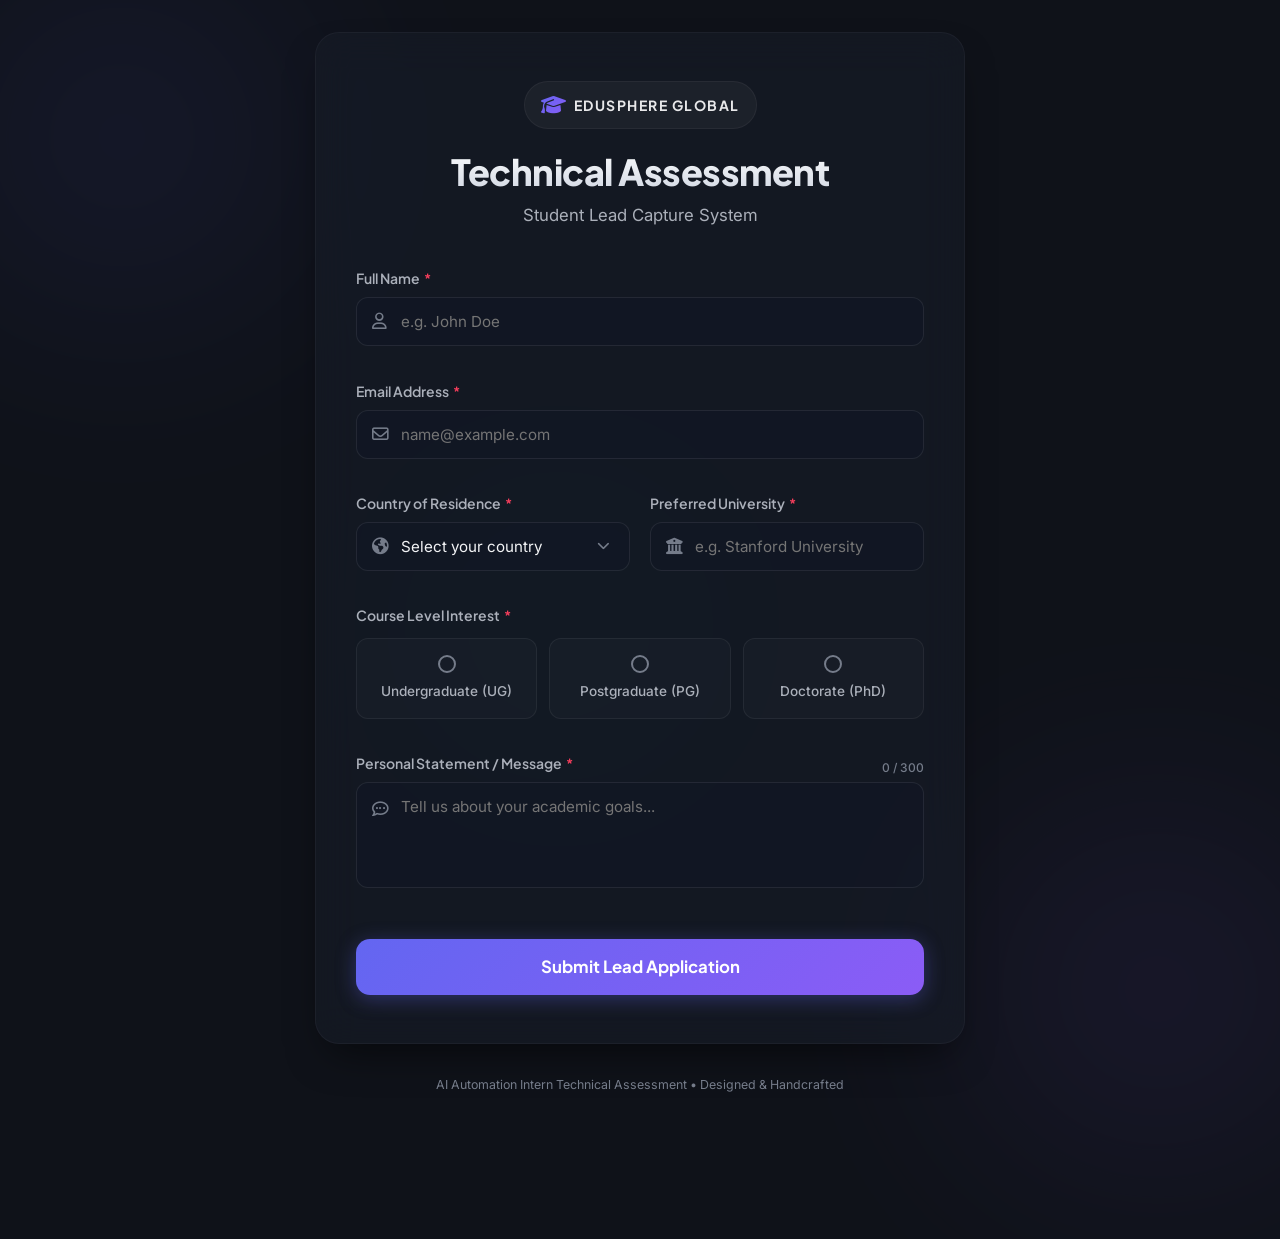
<file: part-a/index.html>
<!DOCTYPE html>
<html lang="en">
<head>
  <meta charset="UTF-8">
  <meta name="viewport" content="width=device-width, initial-scale=1.0">
  <title>Student Lead Capture Form - Technical Assessment</title>
  
  <!-- Google Fonts -->
  <link rel="preconnect" href="https://fonts.googleapis.com">
  <link rel="preconnect" href="https://fonts.gstatic.com" crossorigin>
  <link href="https://fonts.googleapis.com/css2?family=Plus+Jakarta+Sans:wght@300;400;500;600;700;800&family=Inter:wght@300;400;500;600;700&display=swap" rel="stylesheet">
  
  <!-- FontAwesome for Icons -->
  <link rel="stylesheet" href="https://cdnjs.cloudflare.com/ajax/libs/font-awesome/6.4.0/css/all.min.css" integrity="sha512-iecdLmaskl7CVkqkXNQ/ZH/XLlvWZOJyj7Yy7tcenmpD1ypASozpmT/E0iPtmFIB46ZmdtAc9eNBvH0H/ZpiBw==" crossorigin="anonymous" referrerpolicy="no-referrer" />
  
  <!-- Custom Stylesheet -->
  <link rel="stylesheet" href="style.css">
</head>
<body>
  <!-- Ambient background blobs -->
  <div class="blob-bg blob-1"></div>
  <div class="blob-bg blob-2"></div>
  <div class="blob-bg blob-3"></div>

  <main class="container">
    <div class="form-card">
      <div class="form-header">
        <div class="logo-area">
          <div class="logo-icon">
            <i class="fa-solid fa-graduation-cap"></i>
          </div>
          <span class="logo-text">EduSphere Global</span>
        </div>
        <h1>Technical Assessment</h1>
        <p class="subtitle">Student Lead Capture System</p>
      </div>

      <form id="leadForm" novalidate>
        <!-- Full Name -->
        <div class="form-group" id="group-name">
          <label for="fullName">Full Name <span class="required">*</span></label>
          <div class="input-wrapper">
            <i class="fa-regular fa-user field-icon"></i>
            <input 
              type="text" 
              id="fullName" 
              name="fullName" 
              placeholder="e.g. John Doe"
              autocomplete="name"
            >
            <i class="fa-solid fa-circle-check status-icon success"></i>
            <i class="fa-solid fa-circle-exclamation status-icon error"></i>
          </div>
          <span class="error-message" id="error-fullName">Please enter at least 3 characters.</span>
        </div>

        <!-- Email Address -->
        <div class="form-group" id="group-email">
          <label for="email">Email Address <span class="required">*</span></label>
          <div class="input-wrapper">
            <i class="fa-regular fa-envelope field-icon"></i>
            <input 
              type="email" 
              id="email" 
              name="email" 
              placeholder="name@example.com"
              autocomplete="email"
            >
            <i class="fa-solid fa-circle-check status-icon success"></i>
            <i class="fa-solid fa-circle-exclamation status-icon error"></i>
          </div>
          <span class="error-message" id="error-email">Please enter a valid email address.</span>
        </div>

        <!-- 2-Column Row for Dropdowns & Inputs -->
        <div class="form-row">
          <!-- Country Dropdown -->
          <div class="form-group" id="group-country">
            <label for="country">Country of Residence <span class="required">*</span></label>
            <div class="input-wrapper">
              <i class="fa-solid fa-earth-americas field-icon"></i>
              <select id="country" name="country">
                <option value="" disabled selected>Select your country</option>
                <option value="US">United States</option>
                <option value="GB">United Kingdom</option>
                <option value="CA">Canada</option>
                <option value="AU">Australia</option>
                <option value="IN">India</option>
                <option value="DE">Germany</option>
                <option value="FR">France</option>
                <option value="SG">Singapore</option>
                <option value="NZ">New Zealand</option>
                <option value="OTHER">Other</option>
              </select>
              <i class="fa-solid fa-chevron-down select-chevron"></i>
            </div>
            <span class="error-message" id="error-country">Please select a country.</span>
          </div>

          <!-- Preferred University -->
          <div class="form-group" id="group-university">
            <label for="university">Preferred University <span class="required">*</span></label>
            <div class="input-wrapper">
              <i class="fa-solid fa-building-columns field-icon"></i>
              <input 
                type="text" 
                id="university" 
                name="university" 
                placeholder="e.g. Stanford University"
              >
              <i class="fa-solid fa-circle-check status-icon success"></i>
              <i class="fa-solid fa-circle-exclamation status-icon error"></i>
            </div>
            <span class="error-message" id="error-university">Preferred university is required.</span>
          </div>
        </div>

        <!-- Course Level Radio Buttons -->
        <div class="form-group" id="group-courseLevel">
          <label class="label-group">Course Level Interest <span class="required">*</span></label>
          <div class="radio-group">
            <label class="radio-card">
              <input type="radio" name="courseLevel" value="UG">
              <span class="radio-custom"></span>
              <span class="radio-label">Undergraduate (UG)</span>
            </label>
            
            <label class="radio-card">
              <input type="radio" name="courseLevel" value="PG">
              <span class="radio-custom"></span>
              <span class="radio-label">Postgraduate (PG)</span>
            </label>
            
            <label class="radio-card">
              <input type="radio" name="courseLevel" value="PhD">
              <span class="radio-custom"></span>
              <span class="radio-label">Doctorate (PhD)</span>
            </label>
          </div>
          <span class="error-message" id="error-courseLevel">Please select a course level.</span>
        </div>

        <!-- Message Textarea -->
        <div class="form-group" id="group-message">
          <div class="label-with-counter">
            <label for="message">Personal Statement / Message <span class="required">*</span></label>
            <span class="char-counter" id="charCounter">0 / 300</span>
          </div>
          <div class="input-wrapper">
            <i class="fa-regular fa-comment-dots field-icon textarea-icon"></i>
            <textarea 
              id="message" 
              name="message" 
              placeholder="Tell us about your academic goals..."
              rows="4"
              maxlength="300"
            ></textarea>
          </div>
          <span class="error-message" id="error-message">Message is required.</span>
        </div>

        <!-- Submit Button -->
        <button type="submit" id="submitBtn" class="submit-btn">
          <span class="btn-text">Submit Lead Application</span>
          <span class="btn-loader">
            <i class="fa-solid fa-circle-notch fa-spin"></i> Processing...
          </span>
        </button>
      </form>
    </div>
  </main>

  <!-- Notification Container -->
  <div id="toastContainer" class="toast-container"></div>

  <!-- Footer Info -->
  <footer class="footer-info">
    <p>AI Automation Intern Technical Assessment &bull; Designed & Handcrafted</p>
  </footer>

  <script src="script.js"></script>
</body>
</html>
</file>
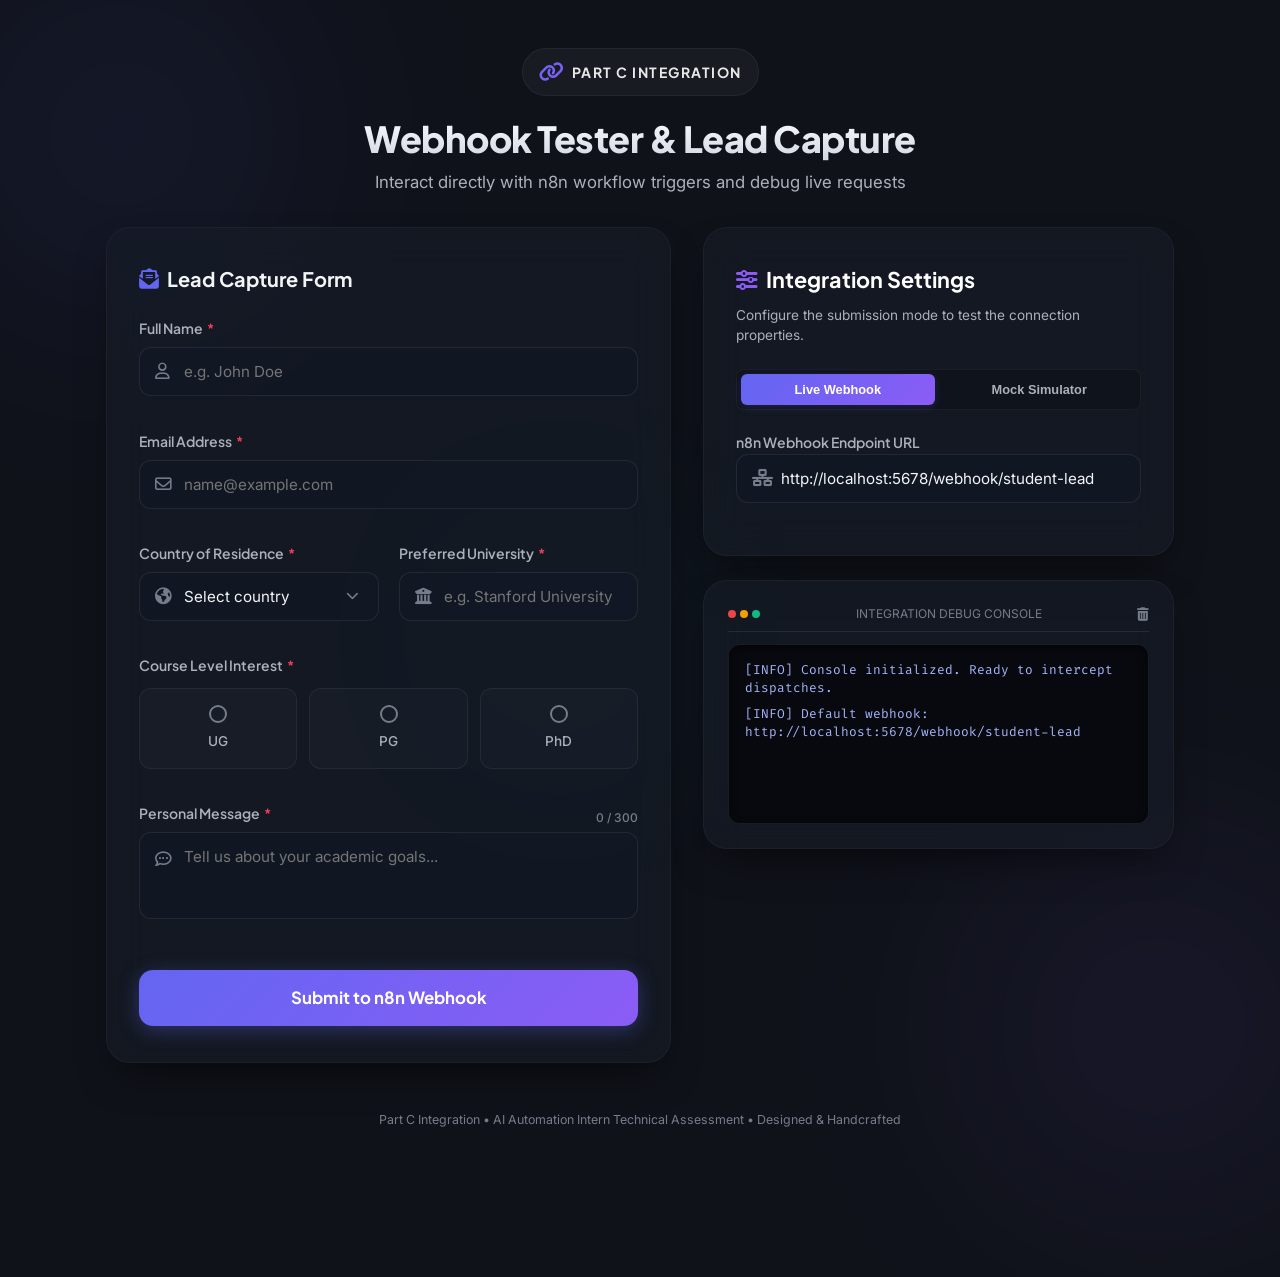
<file: part-c/index.html>
<!DOCTYPE html>
<html lang="en">
<head>
  <meta charset="UTF-8">
  <meta name="viewport" content="width=device-width, initial-scale=1.0">
  <title>Part C - Webhook Integration Demo</title>
  
  <!-- Google Fonts -->
  <link rel="preconnect" href="https://fonts.googleapis.com">
  <link rel="preconnect" href="https://fonts.gstatic.com" crossorigin>
  <link href="https://fonts.googleapis.com/css2?family=Plus+Jakarta+Sans:wght@300;400;500;600;700;800&family=Inter:wght@300;400;500;600;700&family=Fira+Code:wght@400;500&display=swap" rel="stylesheet">
  
  <!-- FontAwesome for Icons -->
  <link rel="stylesheet" href="https://cdnjs.cloudflare.com/ajax/libs/font-awesome/6.4.0/css/all.min.css" integrity="sha512-iecdLmaskl7CVkqkXNQ/ZH/XLlvWZOJyj7Yy7tcenmpD1ypASozpmT/E0iPtmFIB46ZmdtAc9eNBvH0H/ZpiBw==" crossorigin="anonymous" referrerpolicy="no-referrer" />
  
  <!-- Import Part A Styles -->
  <link rel="stylesheet" href="../part-a/style.css">

  <!-- Integration Specific Styles (Cleanly nested) -->
  <style>
    :root {
      --terminal-bg: #07090e;
      --code-color: #38BDF8;
    }

    .integration-grid {
      display: grid;
      grid-template-columns: 1.2fr 1fr;
      gap: 2rem;
      width: 100%;
      max-width: 1200px;
      margin: 0 auto;
      align-items: start;
    }

    /* Connection Dashboard Card */
    .dashboard-card {
      background-color: hsl(var(--card-bg));
      backdrop-filter: blur(20px) saturate(160%);
      -webkit-backdrop-filter: blur(20px) saturate(160%);
      border: 1px solid hsl(var(--border-color));
      border-radius: 24px;
      padding: 2.25rem 2rem;
      box-shadow: var(--card-shadow);
      margin-bottom: 1.5rem;
    }

    .dashboard-card h2 {
      font-family: var(--font-display);
      font-size: 1.35rem;
      font-weight: 700;
      margin-bottom: 0.5rem;
      color: #FFFFFF;
      display: flex;
      align-items: center;
      gap: 0.5rem;
    }

    .dashboard-card p {
      font-size: 0.85rem;
      color: hsl(var(--text-secondary));
      margin-bottom: 1.5rem;
    }

    /* Mode selector styling */
    .mode-selector {
      display: grid;
      grid-template-columns: 1fr 1fr;
      gap: 0.5rem;
      margin-bottom: 1.25rem;
      background: rgba(0, 0, 0, 0.2);
      padding: 0.25rem;
      border-radius: 8px;
      border: 1px solid rgba(255, 255, 255, 0.05);
    }

    .mode-btn {
      background: transparent;
      border: none;
      color: hsl(var(--text-secondary));
      padding: 0.5rem;
      border-radius: 6px;
      font-size: 0.8rem;
      font-weight: 600;
      cursor: pointer;
      transition: all var(--transition-fast);
    }

    .mode-btn.active {
      background: var(--accent-gradient);
      color: #FFFFFF;
      box-shadow: 0 2px 10px rgba(99, 102, 241, 0.2);
    }

    /* Simulation selector */
    .sim-selector {
      margin-bottom: 1.25rem;
      display: none;
    }
    .sim-selector.active {
      display: block;
    }

    /* Webhook Input */
    .webhook-input-wrapper {
      margin-bottom: 1rem;
      display: block;
    }
    .webhook-input-wrapper.inactive {
      display: none;
    }

    /* Terminal Console logs */
    .terminal-console {
      background-color: var(--terminal-bg);
      border: 1px solid rgba(255, 255, 255, 0.08);
      border-radius: 12px;
      padding: 1rem;
      font-family: 'Fira Code', monospace;
      font-size: 0.8rem;
      color: #E2E8F0;
      min-height: 180px;
      max-height: 250px;
      overflow-y: auto;
      box-shadow: inset 0 2px 8px rgba(0, 0, 0, 0.5);
    }

    .terminal-header {
      display: flex;
      justify-content: space-between;
      align-items: center;
      font-size: 0.75rem;
      color: hsl(var(--text-muted));
      border-bottom: 1px solid rgba(255, 255, 255, 0.08);
      padding-bottom: 0.5rem;
      margin-bottom: 0.75rem;
    }

    .terminal-dots {
      display: flex;
      gap: 4px;
    }
    .terminal-dot {
      width: 8px;
      height: 8px;
      border-radius: 50%;
    }
    .dot-red { background: #EF4444; }
    .dot-yellow { background: #F59E0B; }
    .dot-green { background: #10B981; }

    .log-line {
      margin-bottom: 0.5rem;
      line-height: 1.4;
    }

    .log-info { color: #A5B4FC; }
    .log-success { color: #34D399; }
    .log-error { color: #F87171; }
    .log-warn { color: #FBBF24; }
    
    .json-code {
      display: block;
      color: var(--code-color);
      white-space: pre-wrap;
      margin-left: 1rem;
    }

    .badge {
      display: inline-block;
      padding: 0.2rem 0.5rem;
      border-radius: 4px;
      font-size: 0.7rem;
      font-weight: 700;
      text-transform: uppercase;
    }
    .badge-success { background: rgba(16, 185, 129, 0.15); color: #34D399; }
    .badge-error { background: rgba(239, 68, 68, 0.15); color: #F87171; }

    @media (max-width: 1024px) {
      .integration-grid {
        grid-template-columns: 1fr;
        gap: 1.5rem;
      }
    }
  </style>
</head>
<body>
  <!-- Ambient background blobs -->
  <div class="blob-bg blob-1"></div>
  <div class="blob-bg blob-2"></div>
  <div class="blob-bg blob-3"></div>

  <main class="container" style="max-width: 1100px; padding: 1rem;">
    <!-- Main page headers -->
    <div class="form-header" style="margin-bottom: 2rem;">
      <div class="logo-area">
        <div class="logo-icon"><i class="fa-solid fa-link"></i></div>
        <span class="logo-text">Part C Integration</span>
      </div>
      <h1>Webhook Tester & Lead Capture</h1>
      <p class="subtitle">Interact directly with n8n workflow triggers and debug live requests</p>
    </div>

    <!-- 2-Column Responsive Layout -->
    <div class="integration-grid">
      
      <!-- COLUMN 1: Lead Capture Form -->
      <div class="form-card" style="padding: 2.25rem 2rem;">
        <h2 style="font-family: var(--font-display); font-size: 1.25rem; margin-bottom: 1.5rem; display: flex; align-items: center; gap: 0.5rem;">
          <i class="fa-solid fa-envelope-open-text" style="color: rgb(var(--primary-rgb));"></i> Lead Capture Form
        </h2>
        
        <form id="leadForm" novalidate>
          <!-- Full Name -->
          <div class="form-group" id="group-name">
            <label for="fullName">Full Name <span class="required">*</span></label>
            <div class="input-wrapper">
              <i class="fa-regular fa-user field-icon"></i>
              <input type="text" id="fullName" name="fullName" placeholder="e.g. John Doe">
              <i class="fa-solid fa-circle-check status-icon success"></i>
              <i class="fa-solid fa-circle-exclamation status-icon error"></i>
            </div>
            <span class="error-message">Please enter at least 3 characters.</span>
          </div>

          <!-- Email Address -->
          <div class="form-group" id="group-email">
            <label for="email">Email Address <span class="required">*</span></label>
            <div class="input-wrapper">
              <i class="fa-regular fa-envelope field-icon"></i>
              <input type="email" id="email" name="email" placeholder="name@example.com">
              <i class="fa-solid fa-circle-check status-icon success"></i>
              <i class="fa-solid fa-circle-exclamation status-icon error"></i>
            </div>
            <span class="error-message">Please enter a valid email address.</span>
          </div>

          <div class="form-row">
            <!-- Country Dropdown -->
            <div class="form-group" id="group-country">
              <label for="country">Country of Residence <span class="required">*</span></label>
              <div class="input-wrapper">
                <i class="fa-solid fa-earth-americas field-icon"></i>
                <select id="country" name="country">
                  <option value="" disabled selected>Select country</option>
                  <option value="US">United States</option>
                  <option value="GB">United Kingdom</option>
                  <option value="CA">Canada</option>
                  <option value="AU">Australia</option>
                  <option value="IN">India</option>
                  <option value="DE">Germany</option>
                  <option value="FR">France</option>
                  <option value="SG">Singapore</option>
                  <option value="NZ">New Zealand</option>
                  <option value="OTHER">Other</option>
                </select>
                <i class="fa-solid fa-chevron-down select-chevron"></i>
              </div>
              <span class="error-message">Please select a country.</span>
            </div>

            <!-- Preferred University -->
            <div class="form-group" id="group-university">
              <label for="university">Preferred University <span class="required">*</span></label>
              <div class="input-wrapper">
                <i class="fa-solid fa-building-columns field-icon"></i>
                <input type="text" id="university" name="university" placeholder="e.g. Stanford University">
                <i class="fa-solid fa-circle-check status-icon success"></i>
                <i class="fa-solid fa-circle-exclamation status-icon error"></i>
              </div>
              <span class="error-message">Preferred university is required.</span>
            </div>
          </div>

          <!-- Course Level Radio Buttons -->
          <div class="form-group" id="group-courseLevel">
            <label class="label-group">Course Level Interest <span class="required">*</span></label>
            <div class="radio-group">
              <label class="radio-card">
                <input type="radio" name="courseLevel" value="UG">
                <span class="radio-custom"></span>
                <span class="radio-label">UG</span>
              </label>
              <label class="radio-card">
                <input type="radio" name="courseLevel" value="PG">
                <span class="radio-custom"></span>
                <span class="radio-label">PG</span>
              </label>
              <label class="radio-card">
                <input type="radio" name="courseLevel" value="PhD">
                <span class="radio-custom"></span>
                <span class="radio-label">PhD</span>
              </label>
            </div>
            <span class="error-message">Please select a course level.</span>
          </div>

          <!-- Message Textarea -->
          <div class="form-group" id="group-message">
            <div class="label-with-counter">
              <label for="message">Personal Message <span class="required">*</span></label>
              <span class="char-counter" id="charCounter">0 / 300</span>
            </div>
            <div class="input-wrapper">
              <i class="fa-regular fa-comment-dots field-icon textarea-icon"></i>
              <textarea id="message" name="message" placeholder="Tell us about your academic goals..." rows="3" maxlength="300"></textarea>
            </div>
            <span class="error-message">Message is required.</span>
          </div>

          <!-- Submit Button -->
          <button type="submit" id="submitBtn" class="submit-btn">
            <span class="btn-text">Submit to n8n Webhook</span>
            <span class="btn-loader"><i class="fa-solid fa-circle-notch fa-spin"></i> Dispatching...</span>
          </button>
        </form>
      </div>

      <!-- COLUMN 2: Webhook Connection & Log Terminal -->
      <div>
        
        <!-- Webhook Configuration -->
        <div class="dashboard-card">
          <h2><i class="fa-solid fa-sliders" style="color: rgb(var(--secondary-rgb));"></i> Integration Settings</h2>
          <p>Configure the submission mode to test the connection properties.</p>
          
          <div class="mode-selector">
            <button type="button" class="mode-btn active" id="btn-live">Live Webhook</button>
            <button type="button" class="mode-btn" id="btn-mock">Mock Simulator</button>
          </div>

          <!-- Webhook URL input (Live mode only) -->
          <div class="form-group webhook-input-wrapper" id="webhook-url-section">
            <label for="webhookUrl">n8n Webhook Endpoint URL</label>
            <div class="input-wrapper">
              <i class="fa-solid fa-network-wired field-icon"></i>
              <input type="text" id="webhookUrl" placeholder="http://localhost:5678/webhook/student-lead" value="http://localhost:5678/webhook/student-lead">
            </div>
          </div>

          <!-- Simulation options (Mock mode only) -->
          <div class="form-group sim-selector" id="mock-section">
            <label for="mockOption">Simulated Server Action</label>
            <div class="input-wrapper">
              <i class="fa-solid fa-microchip field-icon"></i>
              <select id="mockOption" style="padding-left: 2.75rem;">
                <option value="success">Simulate 200 Success Response</option>
                <option value="fail">Simulate 500 Submission Failure</option>
                <option value="timeout">Simulate Network Timeout (Failure)</option>
              </select>
              <i class="fa-solid fa-chevron-down select-chevron"></i>
            </div>
          </div>
        </div>

        <!-- Debug Logging Console -->
        <div class="dashboard-card" style="padding: 1.5rem;">
          <div class="terminal-header">
            <div class="terminal-dots">
              <span class="terminal-dot dot-red"></span>
              <span class="terminal-dot dot-yellow"></span>
              <span class="terminal-dot dot-green"></span>
            </div>
            <span>INTEGRATION DEBUG CONSOLE</span>
            <button id="clearConsole" style="background:none; border:none; color: hsl(var(--text-muted)); cursor:pointer;"><i class="fa-solid fa-trash-can"></i></button>
          </div>

          <div class="terminal-console" id="consoleLogs">
            <div class="log-line log-info">[INFO] Console initialized. Ready to intercept dispatches.</div>
            <div class="log-line log-info">[INFO] Default webhook: http://localhost:5678/webhook/student-lead</div>
          </div>
        </div>

      </div>

    </div>
  </main>

  <!-- Notification Container -->
  <div id="toastContainer" class="toast-container"></div>

  <footer class="footer-info">
    <p>Part C Integration &bull; AI Automation Intern Technical Assessment &bull; Designed & Handcrafted</p>
  </footer>

  <!-- Webhook Script Logic -->
  <script>
    document.addEventListener('DOMContentLoaded', () => {
      // --- DOM Elements ---
      const form = document.getElementById('leadForm');
      const nameInput = document.getElementById('fullName');
      const emailInput = document.getElementById('email');
      const countryInput = document.getElementById('country');
      const universityInput = document.getElementById('university');
      const messageInput = document.getElementById('message');
      const courseLevelRadios = document.querySelectorAll('input[name="courseLevel"]');
      const charCounter = document.getElementById('charCounter');
      const submitBtn = document.getElementById('submitBtn');
      const toastContainer = document.getElementById('toastContainer');

      // Integration dashboard
      const btnLive = document.getElementById('btn-live');
      const btnMock = document.getElementById('btn-mock');
      const webhookUrlSec = document.getElementById('webhook-url-section');
      const mockSec = document.getElementById('mock-section');
      const webhookUrlInput = document.getElementById('webhookUrl');
      const mockOptionSelect = document.getElementById('mockOption');
      const consoleLogs = document.getElementById('consoleLogs');
      const clearConsoleBtn = document.getElementById('clearConsole');

      // --- Constants ---
      const MAX_CHARACTERS = 300;
      const MIN_NAME_LENGTH = 3;
      const EMAIL_REGEX = /^[a-zA-Z0-9._%+-]+@[a-zA-Z0-9.-]+\.[a-zA-Z]{2,}$/;
      let activeMode = 'live'; // 'live' or 'mock'

      // --- Switch Mode Event Listeners ---
      btnLive.addEventListener('click', () => {
        activeMode = 'live';
        btnLive.classList.add('active');
        btnMock.classList.remove('active');
        webhookUrlSec.classList.remove('inactive');
        mockSec.classList.remove('active');
        logMessage('info', 'Switched to LIVE mode. Submissions will trigger fetch() to the webhook.');
      });

      btnMock.addEventListener('click', () => {
        activeMode = 'mock';
        btnLive.classList.remove('active');
        btnMock.classList.add('active');
        webhookUrlSec.classList.add('inactive');
        mockSec.classList.add('active');
        logMessage('info', 'Switched to MOCK SIMULATOR mode. Offline tests enabled.');
      });

      clearConsoleBtn.addEventListener('click', () => {
        consoleLogs.innerHTML = `<div class="log-line log-info">[INFO] Console logs cleared.</div>`;
      });

      // --- Setup Standard Form Handlers ---
      setupValidationListeners();
      setupCharacterCounter();
      form.addEventListener('submit', handleFormSubmit);

      function setupValidationListeners() {
        nameInput.addEventListener('blur', () => validateField(nameInput, 'group-name', nameInput.value.trim().length >= MIN_NAME_LENGTH));
        nameInput.addEventListener('input', () => validateField(nameInput, 'group-name', nameInput.value.trim().length >= MIN_NAME_LENGTH, false));

        emailInput.addEventListener('blur', () => validateField(emailInput, 'group-email', EMAIL_REGEX.test(emailInput.value.trim())));
        emailInput.addEventListener('input', () => validateField(emailInput, 'group-email', EMAIL_REGEX.test(emailInput.value.trim()), false));

        countryInput.addEventListener('change', () => validateField(countryInput, 'group-country', countryInput.value !== ''));
        
        universityInput.addEventListener('blur', () => validateField(universityInput, 'group-university', universityInput.value.trim().length > 0));
        universityInput.addEventListener('input', () => validateField(universityInput, 'group-university', universityInput.value.trim().length > 0, false));

        messageInput.addEventListener('blur', () => validateField(messageInput, 'group-message', messageInput.value.trim().length > 0));
        messageInput.addEventListener('input', () => validateField(messageInput, 'group-message', messageInput.value.trim().length > 0, false));

        courseLevelRadios.forEach(radio => {
          radio.addEventListener('change', () => {
            const checked = Array.from(courseLevelRadios).some(r => r.checked);
            const group = document.getElementById('group-courseLevel');
            if (checked) {
              group.classList.remove('is-invalid');
              group.classList.add('is-valid');
            } else {
              group.classList.remove('is-valid');
              group.classList.add('is-invalid');
            }
          });
        });
      }

      function setupCharacterCounter() {
        messageInput.addEventListener('input', () => {
          const count = messageInput.value.length;
          charCounter.textContent = `${count} / ${MAX_CHARACTERS}`;
          if (count >= MAX_CHARACTERS) {
            charCounter.classList.add('limit-reached');
          } else {
            charCounter.classList.remove('limit-reached');
          }
        });
      }

      function validateField(element, groupID, isValid, showError = true) {
        const group = document.getElementById(groupID);
        if (!group) return isValid;
        if (isValid) {
          group.classList.remove('is-invalid');
          group.classList.add('is-valid');
        } else if (showError) {
          group.classList.remove('is-valid');
          group.classList.add('is-invalid');
        }
        return isValid;
      }

      function validateAll() {
        const isName = validateField(nameInput, 'group-name', nameInput.value.trim().length >= MIN_NAME_LENGTH);
        const isEmail = validateField(emailInput, 'group-email', EMAIL_REGEX.test(emailInput.value.trim()));
        const isCountry = validateField(countryInput, 'group-country', countryInput.value !== '');
        const isUniv = validateField(universityInput, 'group-university', universityInput.value.trim().length > 0);
        const isMsg = validateField(messageInput, 'group-message', messageInput.value.trim().length > 0);
        
        const isRadio = Array.from(courseLevelRadios).some(r => r.checked);
        const radioGroup = document.getElementById('group-courseLevel');
        if (isRadio) {
          radioGroup.classList.remove('is-invalid');
          radioGroup.classList.add('is-valid');
        } else {
          radioGroup.classList.remove('is-valid');
          radioGroup.classList.add('is-invalid');
        }

        return isName && isEmail && isCountry && isUniv && isMsg && isRadio;
      }

      /* ==========================================================================
         FETCH & SIMULATOR LOGIC
         ========================================================================== */

      function handleFormSubmit(e) {
        e.preventDefault();
        
        if (!validateAll()) {
          showToast('Validation Error', 'Please check the form inputs.', 'error');
          logMessage('error', 'Form validation failed. Dispatch blocked.');
          return;
        }

        const payload = {
          name: nameInput.value.trim(),
          email: emailInput.value.trim(),
          country: countryInput.value,
          courseLevel: document.querySelector('input[name="courseLevel"]:checked').value,
          university: universityInput.value.trim(),
          message: messageInput.value.trim()
        };

        setLoading(true);
        logMessage('info', `Sending data package to endpoint in [${activeMode.toUpperCase()}] mode...`);
        logCodeBlock(payload);

        if (activeMode === 'live') {
          sendLivePayload(payload);
        } else {
          runSimulation(payload);
        }
      }

      /**
       * Send real HTTP POST using fetch()
       */
      async function sendLivePayload(payload) {
        const endpoint = webhookUrlInput.value.trim() || 'http://localhost:5678/webhook/student-lead';
        logMessage('info', `fetch() POST dispatches: ${endpoint}`);

        try {
          const response = await fetch(endpoint, {
            method: 'POST',
            headers: {
              'Content-Type': 'application/json'
            },
            body: JSON.stringify(payload)
          });

          const responseText = await response.text();
          let parsedResponse = {};
          try {
            parsedResponse = JSON.parse(responseText);
          } catch(e) {
            parsedResponse = { rawText: responseText };
          }

          if (response.ok) {
            logMessage('success', `HTTP Response: ${response.status} OK`);
            logCodeBlock(parsedResponse);
            showToast('Lead Captured Successfully', 'Lead submitted successfully', 'success');
            resetForm();
          } else {
            throw new Error(`HTTP Error Status: ${response.status}`);
          }

        } catch (error) {
          logMessage('error', `Submission failed: ${error.message}`);
          logMessage('warn', `Verify that n8n is active locally and CORS handles request origins. Ensure your URL matches. Node logs printed to terminal.`);
          showToast('Submission failed', 'Submission failed. Please try again', 'error');
        } finally {
          setLoading(false);
        }
      }

      /**
       * Run mock simulator scenarios
       */
      function runSimulation(payload) {
        const scenario = mockOptionSelect.value;
        logMessage('info', `Simulator executing scenario: ${scenario}`);

        setTimeout(() => {
          setLoading(false);
          
          if (scenario === 'success') {
            logMessage('success', 'HTTP Mock Response: 200 OK');
            logCodeBlock({
              status: "success",
              message: "Lead submitted successfully",
              data: {
                student_name: payload.name,
                student_email: payload.email,
                course_level: payload.courseLevel
              }
            });
            showToast('Lead Captured Successfully', 'Lead submitted successfully', 'success');
            resetForm();
          } else if (scenario === 'fail') {
            logMessage('error', 'HTTP Mock Response: 500 Internal Server Error');
            logCodeBlock({
              status: "error",
              message: "Internal Server Error - Unable to append lead to Google Sheet credentials"
            });
            showToast('Submission failed', 'Submission failed. Please try again', 'error');
          } else if (scenario === 'timeout') {
            logMessage('error', 'TypeError: Failed to fetch (Reason: connection timeout)');
            logMessage('warn', 'Simulated offline/cors state. Submit blocked.');
            showToast('Submission failed', 'Submission failed. Please try again', 'error');
          }
        }, 1500);
      }

      // --- Utilities ---

      function setLoading(loading) {
        if (loading) {
          submitBtn.classList.add('is-loading');
        } else {
          submitBtn.classList.remove('is-loading');
        }
      }

      function resetForm() {
        form.reset();
        charCounter.textContent = `0 / ${MAX_CHARACTERS}`;
        charCounter.classList.remove('limit-reached');
        document.querySelectorAll('.form-group').forEach(g => g.classList.remove('is-valid', 'is-invalid'));
      }

      function logMessage(type, message) {
        const line = document.createElement('div');
        line.className = `log-line log-${type}`;
        
        const timestamp = new Date().toLocaleTimeString();
        line.textContent = `[${timestamp}] [${type.toUpperCase()}] ${message}`;
        consoleLogs.appendChild(line);
        consoleLogs.scrollTop = consoleLogs.scrollHeight;
      }

      function logCodeBlock(obj) {
        const pre = document.createElement('pre');
        pre.className = 'json-code';
        pre.textContent = JSON.stringify(obj, null, 2);
        consoleLogs.appendChild(pre);
        consoleLogs.scrollTop = consoleLogs.scrollHeight;
      }

      function showToast(title, desc, type = 'success') {
        const toast = document.createElement('div');
        toast.className = `toast ${type}`;
        
        let icon = type === 'success' ? 'fa-circle-check' : 'fa-triangle-exclamation';
        toast.innerHTML = `
          <i class="fa-solid ${icon} toast-icon"></i>
          <div class="toast-content">
            <div class="toast-title">${title}</div>
            <div class="toast-desc">${desc}</div>
          </div>
        `;
        toastContainer.appendChild(toast);
        
        setTimeout(() => {
          toast.classList.add('hide');
          setTimeout(() => toast.remove(), 300);
        }, 4000);
      }
    });
  </script>
</body>
</html>
</file>
<file: part-a/style.css>
/* ==========================================================================
   EDU SPHERE GLOBAL - DESIGN SYSTEM & VARIABLES
   ========================================================================== */

:root {
  /* Color Palette - HSL-tailored for maximum control and consistency */
  --bg-dark: 224deg 25% 8%;         /* #090D16 */
  --card-bg: 224deg 20% 12% / 65%;  /* Semi-transparent dark slate */
  --border-color: 224deg 15% 20% / 40%;
  --border-focus: 245deg 82% 67%;   /* #6366F1 Indigo */
  
  --primary-rgb: 99, 102, 241;      /* Indigo */
  --secondary-rgb: 139, 92, 246;    /* Violet */
  --accent-gradient: linear-gradient(135deg, rgb(var(--primary-rgb)), rgb(var(--secondary-rgb)));
  
  --text-primary: 220deg 14% 96%;   /* Off-white */
  --text-secondary: 220deg 10% 70%; /* Muted slate */
  --text-muted: 220deg 8% 50%;
  
  --success: 142deg 72% 50%;        /* #10B981 */
  --error: 350deg 89% 60%;          /* #F43F5E */
  --warning: 45deg 93% 47%;         /* #D97706 */
  
  /* Fonts */
  --font-display: 'Plus Jakarta Sans', system-ui, sans-serif;
  --font-sans: 'Inter', system-ui, -apple-system, sans-serif;

  /* Transitions */
  --transition-fast: 0.2s cubic-bezier(0.4, 0, 0.2, 1);
  --transition-normal: 0.3s cubic-bezier(0.4, 0, 0.2, 1);
  
  /* Shadows */
  --card-shadow: 0 20px 40px -15px rgba(0, 0, 0, 0.6);
  --input-glow: 0 0 0 4px rgba(var(--primary-rgb), 0.15);
  --error-glow: 0 0 0 4px rgba(244, 63, 94, 0.15);
}

/* ==========================================================================
   RESET & FOUNDATIONS
   ========================================================================== */

* {
  box-sizing: border-box;
  margin: 0;
  padding: 0;
}

body {
  font-family: var(--font-sans);
  background-color: hsl(var(--bg-dark));
  color: hsl(var(--text-primary));
  min-height: 100vh;
  display: flex;
  flex-direction: column;
  justify-content: center;
  align-items: center;
  position: relative;
  overflow-x: hidden;
  padding: 2rem 1rem;
  line-height: 1.5;
}

/* ==========================================================================
   AMBIENT BACKGROUND BLOBS (Dynamic & Premium)
   ========================================================================== */

.blob-bg {
  position: absolute;
  width: 500px;
  height: 500px;
  border-radius: 50%;
  filter: blur(120px);
  opacity: 0.15;
  z-index: -1;
  pointer-events: none;
  animation: float 20s infinite alternate ease-in-out;
}

.blob-1 {
  background: radial-gradient(circle, rgb(var(--primary-rgb)) 0%, transparent 70%);
  top: -10%;
  left: -10%;
}

.blob-2 {
  background: radial-gradient(circle, rgb(var(--secondary-rgb)) 0%, transparent 70%);
  bottom: -10%;
  right: -10%;
  animation-delay: -5s;
}

.blob-3 {
  background: radial-gradient(circle, #06B6D4 0%, transparent 70%);
  top: 40%;
  left: 30%;
  width: 350px;
  height: 350px;
  opacity: 0.08;
  animation-delay: -10s;
}

@keyframes float {
  0% {
    transform: translate(0, 0) scale(1);
  }
  50% {
    transform: translate(40px, -60px) scale(1.1);
  }
  100% {
    transform: translate(-20px, 30px) scale(0.95);
  }
}

/* ==========================================================================
   LAYOUT CONTAINER & CARD
   ========================================================================== */

.container {
  width: 100%;
  max-width: 650px;
  z-index: 1;
}

.form-card {
  background-color: hsl(var(--card-bg));
  backdrop-filter: blur(20px) saturate(160%);
  -webkit-backdrop-filter: blur(20px) saturate(160%);
  border: 1px solid hsl(var(--border-color));
  border-radius: 24px;
  padding: 3rem 2.5rem;
  box-shadow: var(--card-shadow);
  transition: transform var(--transition-normal);
}

.form-card:hover {
  border-color: rgba(255, 255, 255, 0.12);
}

.form-header {
  text-align: center;
  margin-bottom: 2.5rem;
}

.logo-area {
  display: inline-flex;
  align-items: center;
  gap: 0.5rem;
  margin-bottom: 1rem;
  padding: 0.5rem 1rem;
  border-radius: 50px;
  background: rgba(255, 255, 255, 0.04);
  border: 1px solid rgba(255, 255, 255, 0.05);
}

.logo-icon {
  background: var(--accent-gradient);
  -webkit-background-clip: text;
  -webkit-text-fill-color: transparent;
  font-size: 1.25rem;
}

.logo-text {
  font-family: var(--font-display);
  font-weight: 700;
  font-size: 0.875rem;
  letter-spacing: 1.5px;
  text-transform: uppercase;
  color: rgba(255, 255, 255, 0.9);
}

.form-header h1 {
  font-family: var(--font-display);
  font-size: 2.25rem;
  font-weight: 800;
  letter-spacing: -0.5px;
  margin-bottom: 0.25rem;
  background: linear-gradient(180deg, #FFFFFF 0%, #CCD3E0 100%);
  -webkit-background-clip: text;
  -webkit-text-fill-color: transparent;
}

.form-header .subtitle {
  font-size: 1.05rem;
  color: hsl(var(--text-secondary));
  font-weight: 400;
}

/* ==========================================================================
   FORM CONTROLS & GROUPINGS
   ========================================================================== */

.form-group {
  margin-bottom: 1.75rem;
  position: relative;
  display: flex;
  flex-direction: column;
}

.form-row {
  display: grid;
  grid-template-columns: 1fr 1fr;
  gap: 1.25rem;
}

label {
  font-family: var(--font-display);
  font-size: 0.875rem;
  font-weight: 600;
  color: hsl(var(--text-secondary));
  margin-bottom: 0.5rem;
  transition: color var(--transition-fast);
}

.label-group {
  margin-bottom: 0.75rem;
}

.required {
  color: hsl(var(--error));
  margin-left: 2px;
}

/* Input Fields Container */
.input-wrapper {
  position: relative;
  display: flex;
  align-items: center;
}

/* Styled Inputs, Dropdowns, and Textareas */
input[type="text"],
input[type="email"],
select,
textarea {
  width: 100%;
  padding: 0.875rem 1rem 0.875rem 2.75rem;
  background-color: rgba(17, 24, 39, 0.4);
  border: 1.5px solid rgba(255, 255, 255, 0.08);
  border-radius: 12px;
  font-family: var(--font-sans);
  font-size: 0.95rem;
  color: hsl(var(--text-primary));
  outline: none;
  transition: all var(--transition-fast);
}

textarea {
  padding-left: 2.75rem;
  resize: none;
}

/* Icons styling inside inputs */
.field-icon {
  position: absolute;
  left: 1rem;
  color: hsl(var(--text-muted));
  font-size: 1.05rem;
  pointer-events: none;
  transition: color var(--transition-fast);
}

.textarea-icon {
  top: 1.15rem;
}

/* Custom Select styling */
select {
  appearance: none;
  -webkit-appearance: none;
  cursor: pointer;
}

.select-chevron {
  position: absolute;
  right: 1.25rem;
  color: hsl(var(--text-muted));
  font-size: 0.8rem;
  pointer-events: none;
  transition: transform var(--transition-fast);
}

select:focus ~ .select-chevron {
  transform: rotate(180deg);
  color: hsl(var(--border-focus));
}

/* Focus states */
input:focus,
select:focus,
textarea:focus {
  border-color: hsl(var(--border-focus));
  background-color: rgba(17, 24, 39, 0.7);
  box-shadow: var(--input-glow);
}

input:focus + .field-icon,
select:focus + .field-icon,
textarea:focus + .field-icon {
  color: hsl(var(--border-focus));
}

/* ==========================================================================
   CUSTOM RADIO CARD BUTTONS (Premium Cards)
   ========================================================================== */

.radio-group {
  display: grid;
  grid-template-columns: repeat(3, 1fr);
  gap: 0.75rem;
}

.radio-card {
  position: relative;
  display: flex;
  flex-direction: column;
  align-items: center;
  justify-content: center;
  padding: 1rem 0.5rem;
  background: rgba(255, 255, 255, 0.02);
  border: 1.5px solid rgba(255, 255, 255, 0.06);
  border-radius: 12px;
  cursor: pointer;
  transition: all var(--transition-normal);
  text-align: center;
  margin-bottom: 0;
}

.radio-card input[type="radio"] {
  position: absolute;
  opacity: 0;
  width: 0;
  height: 0;
}

.radio-custom {
  width: 18px;
  height: 18px;
  border: 2px solid hsl(var(--text-muted));
  border-radius: 50%;
  margin-bottom: 0.5rem;
  display: flex;
  align-items: center;
  justify-content: center;
  transition: all var(--transition-fast);
}

.radio-custom::after {
  content: '';
  width: 8px;
  height: 8px;
  background-color: transparent;
  border-radius: 50%;
  transform: scale(0);
  transition: all var(--transition-fast);
}

.radio-label {
  font-family: var(--font-sans);
  font-size: 0.85rem;
  font-weight: 500;
  color: hsl(var(--text-secondary));
  transition: color var(--transition-fast);
}

/* Checked Radio States */
.radio-card:hover {
  background: rgba(255, 255, 255, 0.04);
  border-color: rgba(255, 255, 255, 0.15);
}

.radio-card input[type="radio"]:checked ~ .radio-custom {
  border-color: hsl(var(--border-focus));
}

.radio-card input[type="radio"]:checked ~ .radio-custom::after {
  background-color: hsl(var(--border-focus));
  transform: scale(1);
}

.radio-card input[type="radio"]:checked ~ .radio-label {
  color: #FFFFFF;
}

.radio-card input[type="radio"]:checked {
  background: rgba(99, 102, 241, 0.06);
}

.radio-card:has(input[type="radio"]:checked) {
  border-color: hsl(var(--border-focus));
  background: rgba(99, 102, 241, 0.06);
  box-shadow: 0 4px 15px rgba(99, 102, 241, 0.15);
}

/* ==========================================================================
   VALIDATION SYSTEM (Animated & Styled States)
   ========================================================================== */

/* Status Check/Error Icons */
.status-icon {
  position: absolute;
  right: 1rem;
  font-size: 0.95rem;
  opacity: 0;
  transform: scale(0.7);
  pointer-events: none;
  transition: all var(--transition-fast);
}

.status-icon.success {
  color: hsl(var(--success));
}

.status-icon.error {
  color: hsl(var(--error));
}

/* Error Messages */
.error-message {
  font-size: 0.775rem;
  color: hsl(var(--error));
  margin-top: 0.4rem;
  display: block;
  opacity: 0;
  transform: translateY(-8px);
  max-height: 0;
  overflow: hidden;
  transition: all var(--transition-normal);
}

/* Valid State styling */
.form-group.is-valid input,
.form-group.is-valid select {
  border-color: hsl(var(--success) / 30%);
}

.form-group.is-valid .status-icon.success {
  opacity: 1;
  transform: scale(1);
}

/* Invalid State styling */
.form-group.is-invalid input,
.form-group.is-invalid select,
.form-group.is-invalid textarea {
  border-color: hsl(var(--error));
  box-shadow: var(--error-glow);
}

.form-group.is-invalid .status-icon.error {
  opacity: 1;
  transform: scale(1);
}

.form-group.is-invalid .error-message {
  opacity: 1;
  transform: translateY(0);
  max-height: 20px;
}

.form-group.is-invalid label {
  color: hsl(var(--error));
}

/* Message counter and labels alignment */
.label-with-counter {
  display: flex;
  justify-content: space-between;
  align-items: center;
}

.char-counter {
  font-family: var(--font-sans);
  font-size: 0.75rem;
  font-weight: 500;
  color: hsl(var(--text-muted));
  transition: color var(--transition-fast);
}

.char-counter.limit-reached {
  color: hsl(var(--error));
}

/* ==========================================================================
   BUTTONS & ACTIONS
   ========================================================================== */

.submit-btn {
  position: relative;
  width: 100%;
  padding: 1.1rem;
  background: var(--accent-gradient);
  border: none;
  border-radius: 14px;
  font-family: var(--font-display);
  font-size: 1.05rem;
  font-weight: 700;
  color: #FFFFFF;
  cursor: pointer;
  overflow: hidden;
  box-shadow: 0 4px 20px rgba(99, 102, 241, 0.35);
  transition: all var(--transition-normal);
  margin-top: 1rem;
}

.submit-btn:hover {
  transform: translateY(-2px);
  box-shadow: 0 8px 25px rgba(99, 102, 241, 0.45);
  filter: brightness(1.1);
}

.submit-btn:active {
  transform: translateY(0);
}

/* Button Loading States */
.submit-btn .btn-loader {
  display: none;
  align-items: center;
  justify-content: center;
  gap: 0.5rem;
}

.submit-btn.is-loading {
  pointer-events: none;
  opacity: 0.85;
}

.submit-btn.is-loading .btn-text {
  display: none;
}

.submit-btn.is-loading .btn-loader {
  display: flex;
}

/* ==========================================================================
   TOAST NOTIFICATION COMPONENT
   ========================================================================== */

.toast-container {
  position: fixed;
  bottom: 2rem;
  right: 2rem;
  display: flex;
  flex-direction: column;
  gap: 0.75rem;
  z-index: 100;
  max-width: 400px;
  width: 90%;
}

.toast {
  display: flex;
  align-items: center;
  gap: 1rem;
  padding: 1rem 1.25rem;
  background: rgba(17, 24, 39, 0.9);
  backdrop-filter: blur(10px);
  -webkit-backdrop-filter: blur(10px);
  border-left: 4px solid #FFFFFF;
  border-radius: 12px;
  box-shadow: 0 10px 30px rgba(0, 0, 0, 0.3);
  color: #FFFFFF;
  font-size: 0.9rem;
  transform: translateX(120%);
  opacity: 0;
  animation: slideIn var(--transition-normal) forwards;
  transition: all var(--transition-normal);
}

@keyframes slideIn {
  to {
    transform: translateX(0);
    opacity: 1;
  }
}

.toast.hide {
  transform: translateX(120%);
  opacity: 0;
}

.toast-icon {
  font-size: 1.25rem;
  flex-shrink: 0;
}

.toast-content {
  flex-grow: 1;
}

.toast-title {
  font-family: var(--font-display);
  font-weight: 700;
  margin-bottom: 0.1rem;
}

.toast-desc {
  font-size: 0.8rem;
  color: hsl(var(--text-secondary));
}

.toast.success {
  border-color: hsl(var(--success));
}
.toast.success .toast-icon {
  color: hsl(var(--success));
}

.toast.error {
  border-color: hsl(var(--error));
}
.toast.error .toast-icon {
  color: hsl(var(--error));
}

/* ==========================================================================
   FOOTER SECTION
   ========================================================================== */

.footer-info {
  margin-top: 2rem;
  text-align: center;
  font-size: 0.775rem;
  color: hsl(var(--text-muted));
  z-index: 1;
}

/* ==========================================================================
   RESPONSIVE DESIGN (Media Queries)
   ========================================================================== */

@media (max-width: 768px) {
  body {
    padding: 1.5rem 0.75rem;
  }

  .form-card {
    padding: 2.25rem 1.5rem;
    border-radius: 20px;
  }

  .form-header h1 {
    font-size: 1.85rem;
  }

  .form-row {
    grid-template-columns: 1fr;
    gap: 0;
  }

  .radio-group {
    grid-template-columns: 1fr;
    gap: 0.5rem;
  }

  .radio-card {
    flex-direction: row;
    justify-content: flex-start;
    padding: 0.75rem 1rem;
    gap: 1rem;
  }

  .radio-custom {
    margin-bottom: 0;
  }

  .toast-container {
    bottom: 1rem;
    right: 5%;
    width: 90%;
  }
}
</file>
